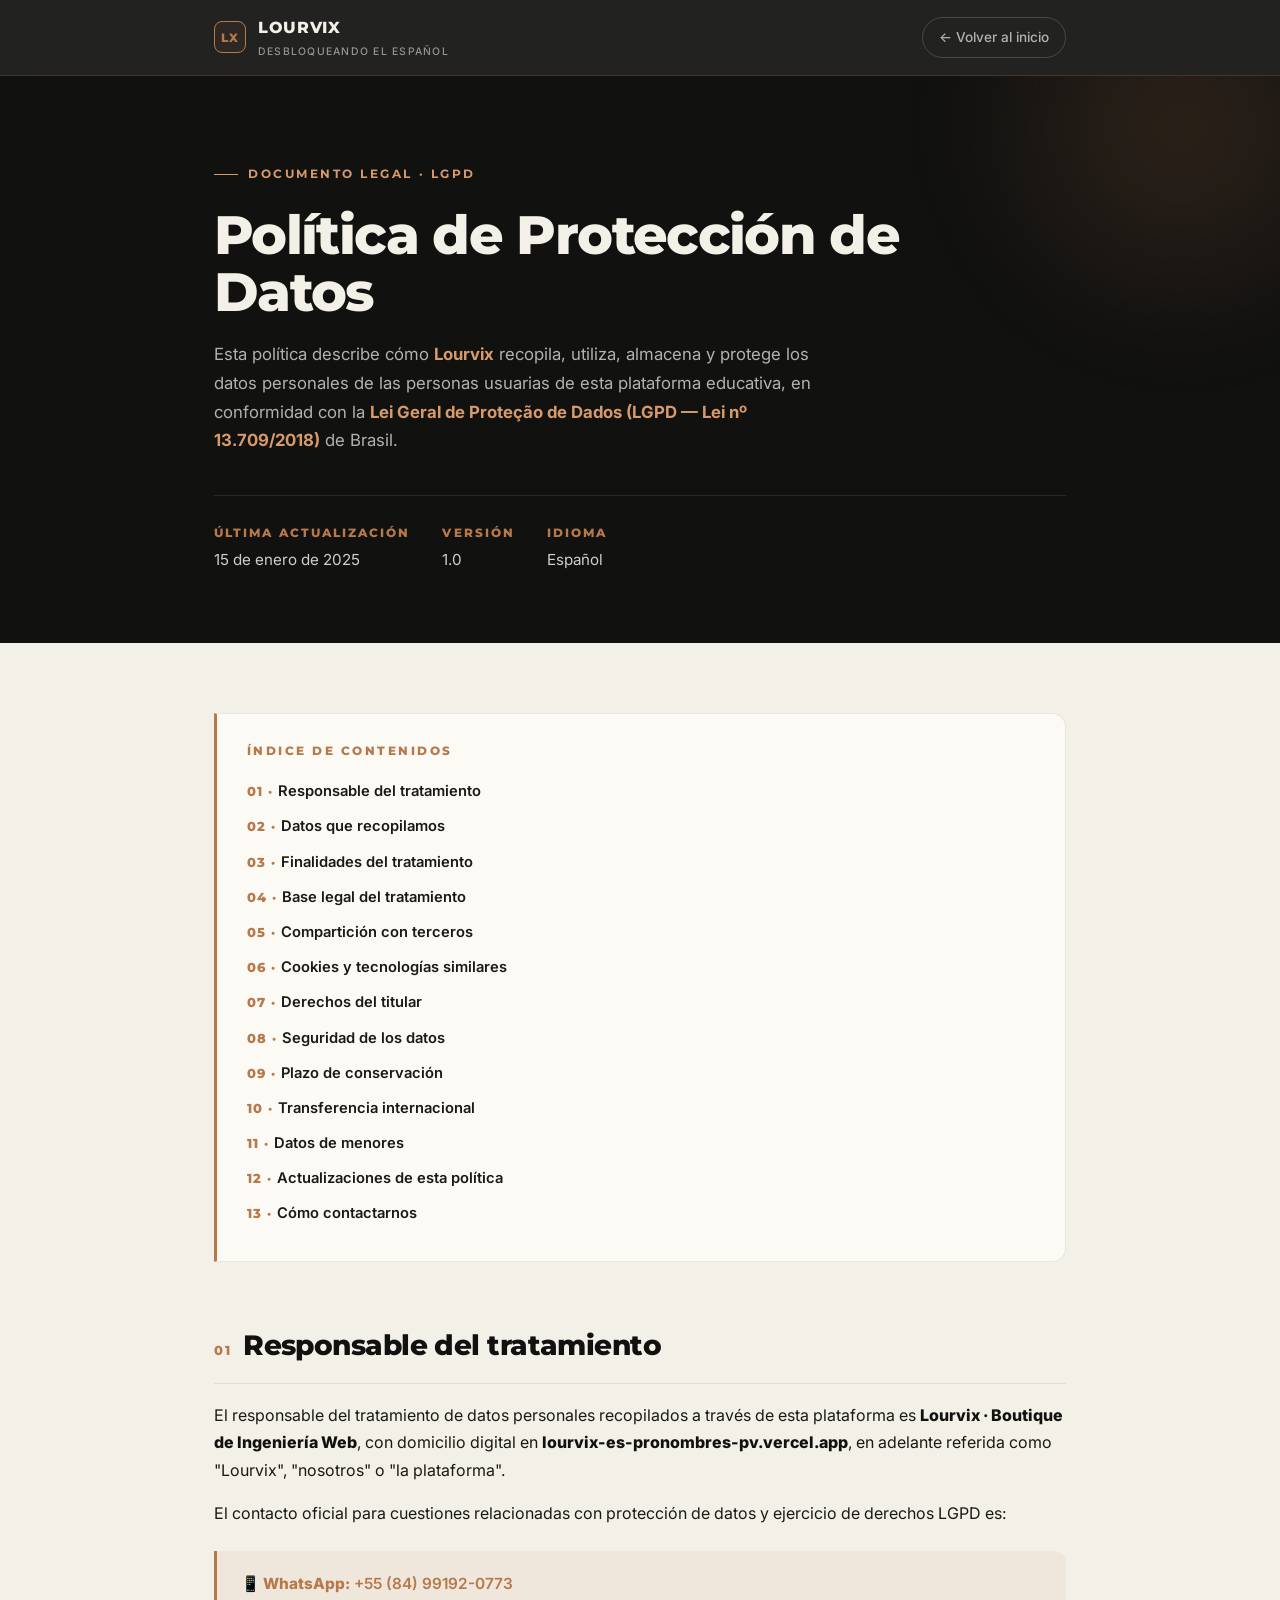
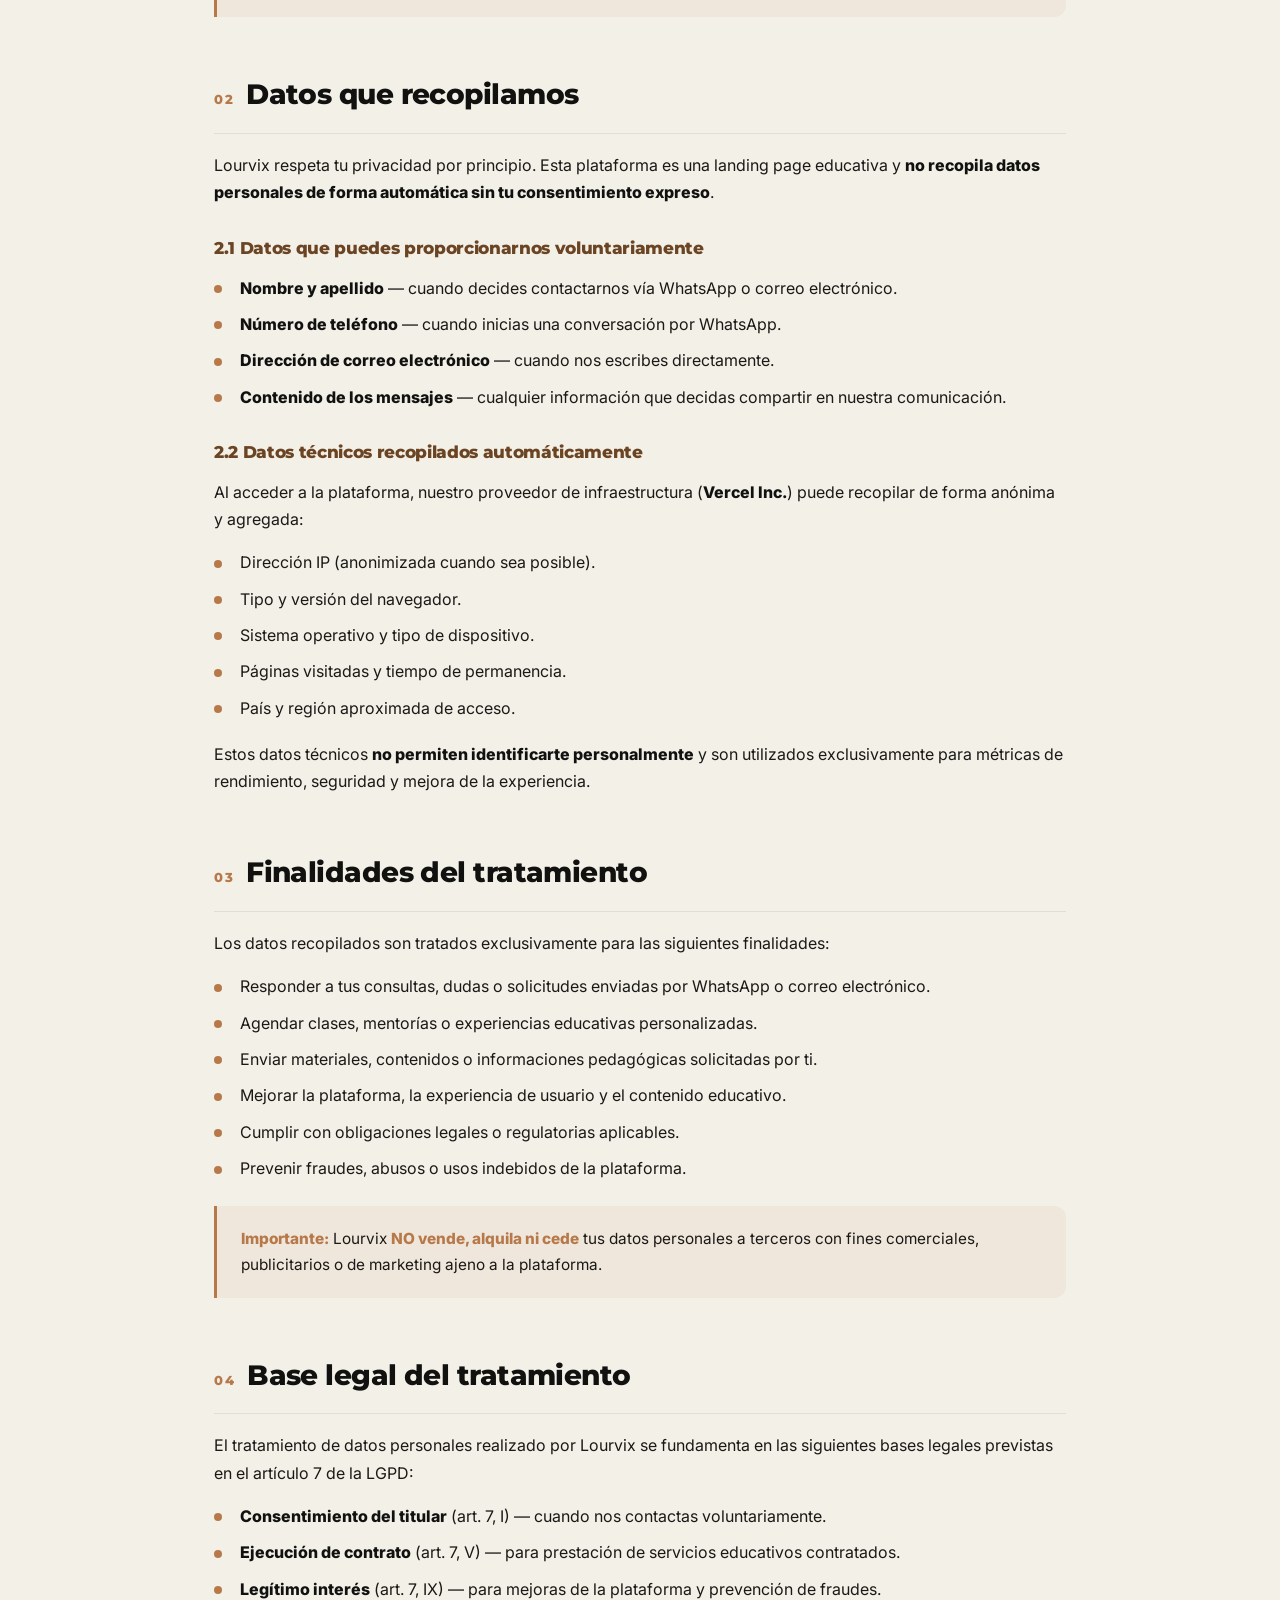
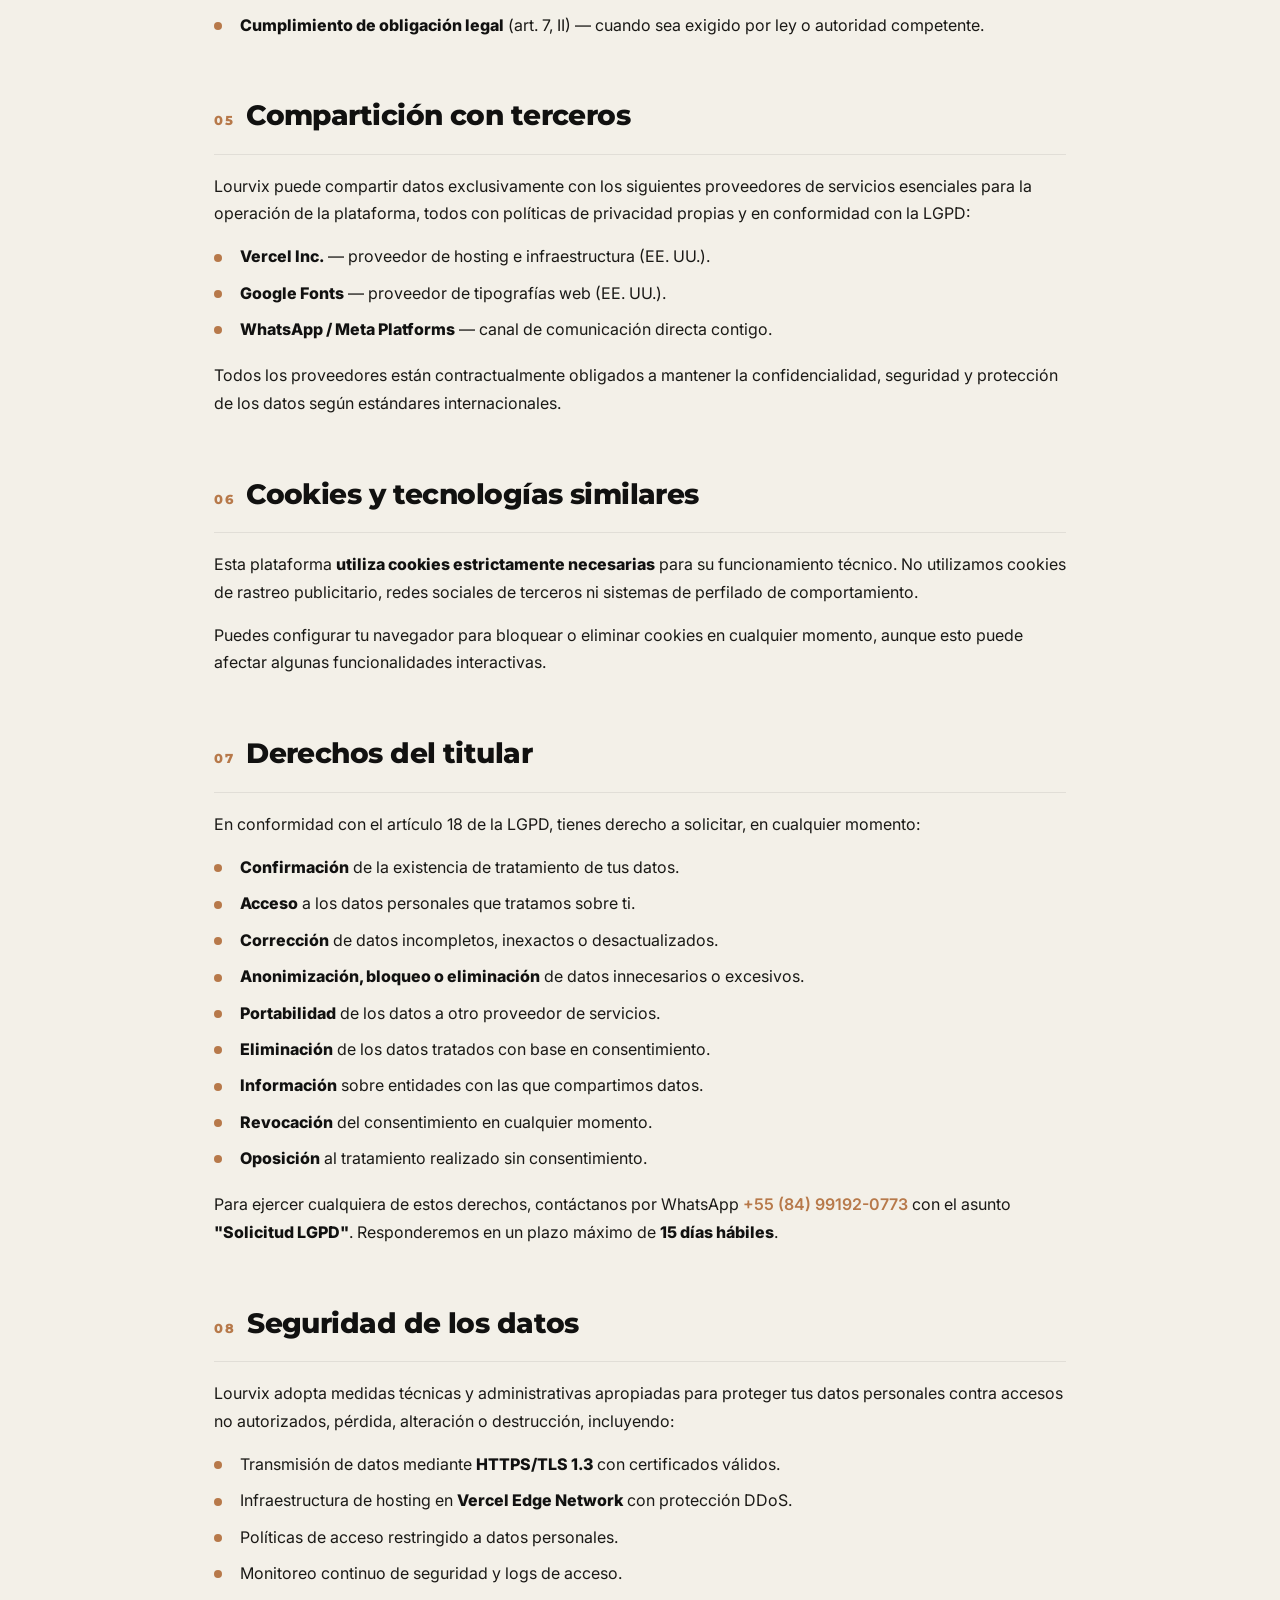
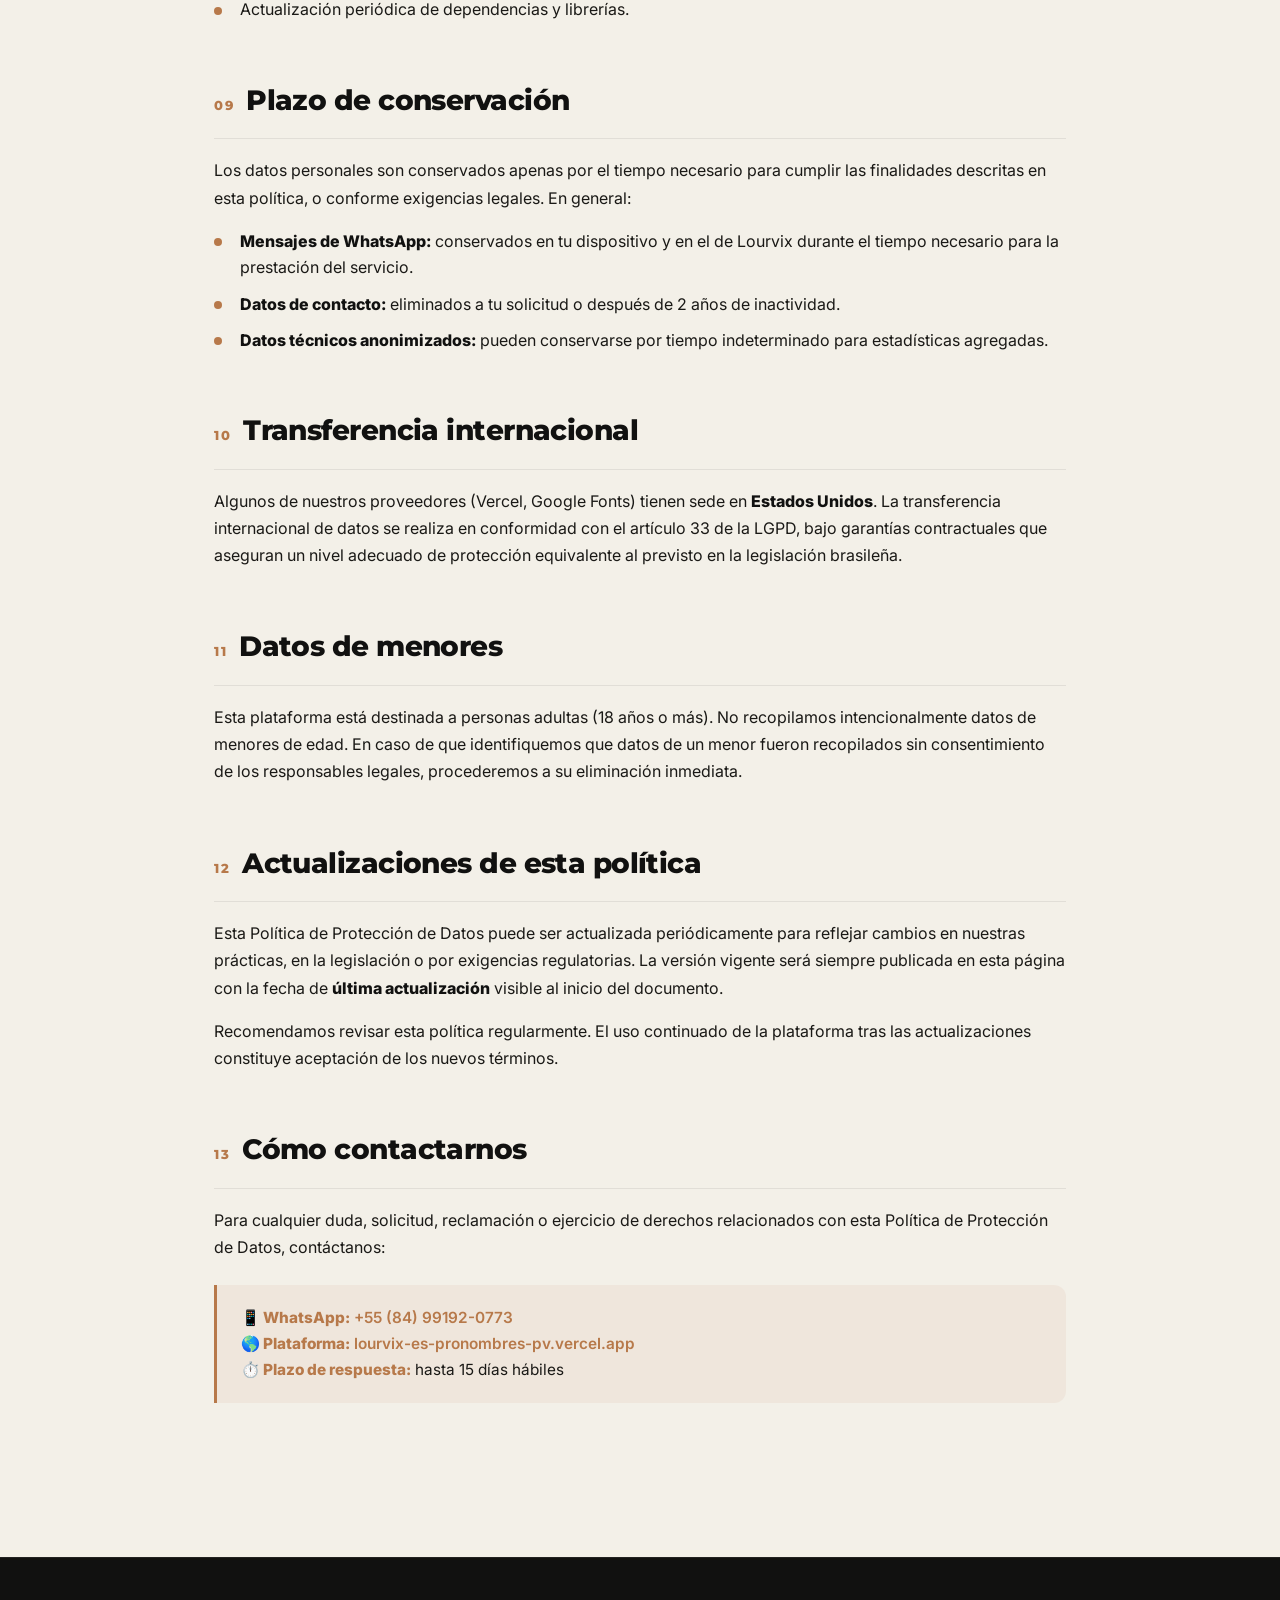
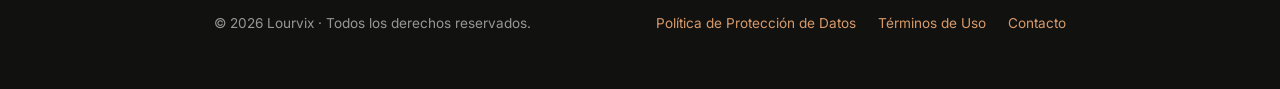
<file: legal/politica-privacidade.html>
<!DOCTYPE html>
<html lang="es">
<head>
<meta charset="UTF-8" />
<meta name="viewport" content="width=device-width, initial-scale=1.0" />

<title>Política de Protección de Datos (LGPD) · Lourvix</title>
<meta name="description" content="Política de Protección de Datos de Lourvix conforme a la Lei Geral de Proteção de Dados (LGPD — Lei 13.709/2018)." />
<meta name="robots" content="index, follow" />
<meta name="theme-color" content="#111110" />
<link rel="canonical" href="https://lourvix-es-pronombres-pv.vercel.app/politica-privacidade.html" />

<meta property="og:type" content="article" />
<meta property="og:locale" content="es_ES" />
<meta property="og:title" content="Política de Protección de Datos (LGPD) · Lourvix" />
<meta property="og:description" content="Cómo Lourvix recopila, usa y protege tus datos personales conforme a la LGPD." />
<meta property="og:url" content="https://lourvix-es-pronombres-pv.vercel.app/politica-privacidade.html" />
<meta property="og:site_name" content="Lourvix · Español en Acción" />

<link rel="icon" href="/icon-192.avif" type="image/avif" />
<link rel="icon" href="/icon-192.png" type="image/png" />
<link rel="apple-touch-icon" href="/icon-192.png" />
<link rel="manifest" href="/site.webmanifest" />

<link rel="preconnect" href="https://fonts.googleapis.com" />
<link rel="preconnect" href="https://fonts.gstatic.com" crossorigin />
<link href="https://fonts.googleapis.com/css2?family=Inter:wght@400;500;600;700&family=Montserrat:wght@600;700;800;900&display=swap" rel="stylesheet" />

<style>
:root {
  --copper:      #B7794A;
  --copper-hi:   #D89A6A;
  --obsidian:    #111110;
  --obsidian-2:  #1C1B18;
  --olive:       #4C5146;
  --ivory:       #F3F0E8;
  --ivory-2:     #E8E4D8;
  --stone:       #A69C6C;
  --bronze:      #6B4423;
  --line-2:      rgba(17, 17, 16, .08);
  --text:        #1A1916;
  --text-mute:   #5B584F;
  --text-ivory:  #F3F0E8;
  --ff-display:  'Montserrat', system-ui, sans-serif;
  --ff-text:     'Inter', system-ui, sans-serif;
  --max:         900px;
}
*, *::before, *::after { box-sizing: border-box; }
html { scroll-behavior: smooth; -webkit-text-size-adjust: 100%; }
body {
  margin: 0;
  font-family: var(--ff-text);
  font-size: 16px;
  line-height: 1.7;
  color: var(--text);
  background: var(--ivory);
  -webkit-font-smoothing: antialiased;
}
a { color: var(--copper); text-decoration: none; transition: color .2s ease; }
a:hover { color: var(--copper-hi); text-decoration: underline; }
h1, h2, h3, h4 { font-family: var(--ff-display); font-weight: 800; letter-spacing: -.02em; margin: 0; }

.container {
  width: 100%;
  max-width: var(--max);
  margin-inline: auto;
  padding-inline: 24px;
}

.topbar {
  position: sticky;
  top: 0;
  z-index: 100;
  background: rgba(17, 17, 16, .92);
  backdrop-filter: blur(14px);
  -webkit-backdrop-filter: blur(14px);
  border-bottom: 1px solid rgba(183, 121, 74, .22);
  padding: 14px 0;
}
.topbar-inner {
  display: flex;
  align-items: center;
  justify-content: space-between;
  gap: 16px;
}
.brand {
  display: flex;
  align-items: center;
  gap: 12px;
  color: var(--text-ivory);
  font-family: var(--ff-display);
  font-weight: 800;
  letter-spacing: .04em;
  font-size: 1rem;
}
.brand-mark {
  width: 32px; height: 32px;
  display: grid; place-items: center;
  border: 1.5px solid var(--copper);
  border-radius: 8px;
  color: var(--copper);
  font-weight: 800;
  font-size: .78rem;
  background: rgba(183, 121, 74, .08);
}
.brand-txt small {
  display: block;
  font-family: var(--ff-text);
  font-weight: 500;
  font-size: .65rem;
  letter-spacing: .12em;
  text-transform: uppercase;
  color: rgba(243, 240, 232, .55);
  margin-top: 2px;
}
.back-link {
  color: rgba(243, 240, 232, .7);
  font-size: .85rem;
  font-weight: 500;
  padding: 8px 16px;
  border-radius: 999px;
  border: 1px solid rgba(243, 240, 232, .18);
  transition: all .2s ease;
}
.back-link:hover {
  color: var(--text-ivory);
  background: rgba(243, 240, 232, .06);
  border-color: rgba(243, 240, 232, .35);
  text-decoration: none;
}

.doc-hero {
  background: var(--obsidian);
  color: var(--text-ivory);
  padding: 80px 0 70px;
  position: relative;
  overflow: hidden;
}
.doc-hero::before {
  content: "";
  position: absolute;
  width: 500px; height: 500px;
  border-radius: 50%;
  background: radial-gradient(circle, rgba(183, 121, 74, .18), transparent 65%);
  filter: blur(40px);
  top: -200px; right: -150px;
  pointer-events: none;
}
.doc-hero-inner { position: relative; z-index: 2; }
.eyebrow {
  display: inline-flex;
  align-items: center;
  gap: 10px;
  font-family: var(--ff-display);
  font-size: .72rem;
  font-weight: 700;
  letter-spacing: .22em;
  text-transform: uppercase;
  color: var(--copper-hi);
  margin-bottom: 22px;
}
.eyebrow::before {
  content: "";
  width: 24px; height: 1px;
  background: var(--copper-hi);
}
.doc-hero h1 {
  font-size: clamp(2rem, 5vw, 3.4rem);
  line-height: 1.05;
  letter-spacing: -.03em;
  margin-bottom: 20px;
}
.doc-hero p {
  font-size: 1.05rem;
  color: rgba(243, 240, 232, .72);
  max-width: 620px;
  margin: 0;
}
.doc-meta {
  display: flex;
  flex-wrap: wrap;
  gap: 32px;
  margin-top: 40px;
  padding-top: 28px;
  border-top: 1px solid rgba(243, 240, 232, .1);
}
.doc-meta-item {
  display: flex;
  flex-direction: column;
  gap: 4px;
}
.doc-meta-item strong {
  font-family: var(--ff-display);
  font-size: .72rem;
  font-weight: 800;
  letter-spacing: .18em;
  text-transform: uppercase;
  color: var(--copper);
}
.doc-meta-item span {
  font-size: .95rem;
  color: rgba(243, 240, 232, .85);
}

.doc-content {
  padding: 70px 0 100px;
}
.doc-toc {
  background: #FBFAF5;
  border: 1px solid var(--line-2);
  border-left: 3px solid var(--copper);
  border-radius: 0 14px 14px 0;
  padding: 26px 30px;
  margin-bottom: 60px;
}
.doc-toc h3 {
  font-size: .78rem;
  letter-spacing: .2em;
  text-transform: uppercase;
  color: var(--copper);
  margin-bottom: 16px;
  font-weight: 800;
}
.doc-toc ol {
  list-style: none;
  padding: 0;
  margin: 0;
  counter-reset: toc;
}
.doc-toc li {
  counter-increment: toc;
  margin-bottom: 8px;
}
.doc-toc li::before {
  content: counter(toc, decimal-leading-zero) " · ";
  font-family: var(--ff-display);
  font-weight: 800;
  color: var(--copper);
  font-size: .82rem;
  letter-spacing: .08em;
}
.doc-toc a {
  font-weight: 600;
  font-size: .92rem;
  color: var(--text);
}
.doc-toc a:hover { color: var(--copper); }

.doc-section {
  margin-bottom: 54px;
  scroll-margin-top: 90px;
}
.doc-section h2 {
  font-size: clamp(1.35rem, 3vw, 1.75rem);
  color: var(--obsidian);
  margin-bottom: 18px;
  padding-bottom: 14px;
  border-bottom: 1px solid var(--line-2);
  display: flex;
  align-items: baseline;
  gap: 12px;
}
.doc-section h2 .num {
  font-family: var(--ff-display);
  font-size: .82rem;
  font-weight: 800;
  color: var(--copper);
  letter-spacing: .12em;
  flex-shrink: 0;
}
.doc-section h3 {
  font-size: 1.05rem;
  color: var(--bronze);
  margin: 28px 0 12px;
  font-weight: 800;
}
.doc-section p {
  margin: 0 0 16px;
  color: var(--text);
}
.doc-section ul {
  padding-left: 0;
  list-style: none;
  margin: 0 0 20px;
}
.doc-section ul li {
  position: relative;
  padding-left: 26px;
  margin-bottom: 10px;
  color: var(--text);
  line-height: 1.65;
}
.doc-section ul li::before {
  content: "";
  position: absolute;
  left: 0;
  top: .65em;
  width: 8px;
  height: 8px;
  border-radius: 50%;
  background: var(--copper);
}
.doc-section strong { font-weight: 800; color: var(--obsidian); }
.doc-section a { font-weight: 600; }

.highlight-box {
  background: rgba(183, 121, 74, .08);
  border-left: 3px solid var(--copper);
  border-radius: 0 12px 12px 0;
  padding: 20px 24px;
  margin: 24px 0;
  font-size: .96rem;
  color: var(--text);
}
.highlight-box strong { color: var(--copper); }

.doc-footer {
  background: var(--obsidian);
  color: rgba(243, 240, 232, .6);
  padding: 40px 0;
  border-top: 1px solid rgba(243, 240, 232, .08);
}
.doc-footer-inner {
  display: flex;
  flex-wrap: wrap;
  gap: 18px;
  justify-content: space-between;
  align-items: center;
  font-size: .85rem;
}
.doc-footer a {
  color: var(--copper-hi);
}
.doc-footer a:hover { color: var(--copper); text-decoration: none; }
.doc-footer nav { display: flex; gap: 22px; flex-wrap: wrap; }

@media (max-width: 620px) {
  .doc-hero { padding: 60px 0 50px; }
  .doc-content { padding: 50px 0 70px; }
  .doc-meta { gap: 22px; }
  .doc-toc { padding: 20px 22px; }
  .doc-footer-inner { flex-direction: column; align-items: flex-start; }
}
</style>
</head>

<body>

<header class="topbar">
  <div class="container topbar-inner">
    <a href="/" class="brand" aria-label="Lourvix — inicio">
      <span class="brand-mark">LX</span>
      <span class="brand-txt">
        LOURVIX
        <small>Desbloqueando el Español</small>
      </span>
    </a>
    <a href="/" class="back-link">← Volver al inicio</a>
  </div>
</header>

<main>

  <section class="doc-hero">
    <div class="container doc-hero-inner">
      <span class="eyebrow">Documento legal · LGPD</span>
      <h1>Política de Protección de Datos</h1>
      <p>
        Esta política describe cómo <strong style="color: var(--copper-hi);">Lourvix</strong> recopila,
        utiliza, almacena y protege los datos personales de las personas usuarias de esta plataforma
        educativa, en conformidad con la <strong style="color: var(--copper-hi);">Lei Geral de Proteção
        de Dados (LGPD — Lei nº 13.709/2018)</strong> de Brasil.
      </p>

      <div class="doc-meta">
        <div class="doc-meta-item">
          <strong>Última actualización</strong>
          <span>15 de enero de 2025</span>
        </div>
        <div class="doc-meta-item">
          <strong>Versión</strong>
          <span>1.0</span>
        </div>
        <div class="doc-meta-item">
          <strong>Idioma</strong>
          <span>Español</span>
        </div>
      </div>
    </div>
  </section>

  <section class="doc-content">
    <div class="container">

      <nav class="doc-toc" aria-label="Índice">
        <h3>Índice de contenidos</h3>
        <ol>
          <li><a href="#responsable">Responsable del tratamiento</a></li>
          <li><a href="#datos">Datos que recopilamos</a></li>
          <li><a href="#finalidades">Finalidades del tratamiento</a></li>
          <li><a href="#base-legal">Base legal del tratamiento</a></li>
          <li><a href="#comparticion">Compartición con terceros</a></li>
          <li><a href="#cookies">Cookies y tecnologías similares</a></li>
          <li><a href="#derechos">Derechos del titular</a></li>
          <li><a href="#seguridad">Seguridad de los datos</a></li>
          <li><a href="#retencion">Plazo de conservación</a></li>
          <li><a href="#internacional">Transferencia internacional</a></li>
          <li><a href="#menores">Datos de menores</a></li>
          <li><a href="#actualizaciones">Actualizaciones de esta política</a></li>
          <li><a href="#contacto">Cómo contactarnos</a></li>
        </ol>
      </nav>

      <section class="doc-section" id="responsable">
        <h2><span class="num">01</span> Responsable del tratamiento</h2>
        <p>
          El responsable del tratamiento de datos personales recopilados a través de esta
          plataforma es <strong>Lourvix · Boutique de Ingeniería Web</strong>, con domicilio
          digital en <strong>lourvix-es-pronombres-pv.vercel.app</strong>, en adelante
          referida como "Lourvix", "nosotros" o "la plataforma".
        </p>
        <p>
          El contacto oficial para cuestiones relacionadas con protección de datos y ejercicio
          de derechos LGPD es:
        </p>
        <div class="highlight-box">
          <strong>📱 WhatsApp:</strong> <a href="https://wa.me/5584991920773" target="_blank" rel="noopener">+55 (84) 99192-0773</a>
        </div>
      </section>

      <section class="doc-section" id="datos">
        <h2><span class="num">02</span> Datos que recopilamos</h2>
        <p>
          Lourvix respeta tu privacidad por principio. Esta plataforma es una landing page
          educativa y <strong>no recopila datos personales de forma automática sin tu consentimiento expreso</strong>.
        </p>

        <h3>2.1 Datos que puedes proporcionarnos voluntariamente</h3>
        <ul>
          <li><strong>Nombre y apellido</strong> — cuando decides contactarnos vía WhatsApp o correo electrónico.</li>
          <li><strong>Número de teléfono</strong> — cuando inicias una conversación por WhatsApp.</li>
          <li><strong>Dirección de correo electrónico</strong> — cuando nos escribes directamente.</li>
          <li><strong>Contenido de los mensajes</strong> — cualquier información que decidas compartir en nuestra comunicación.</li>
        </ul>

        <h3>2.2 Datos técnicos recopilados automáticamente</h3>
        <p>
          Al acceder a la plataforma, nuestro proveedor de infraestructura
          (<strong>Vercel Inc.</strong>) puede recopilar de forma anónima y agregada:
        </p>
        <ul>
          <li>Dirección IP (anonimizada cuando sea posible).</li>
          <li>Tipo y versión del navegador.</li>
          <li>Sistema operativo y tipo de dispositivo.</li>
          <li>Páginas visitadas y tiempo de permanencia.</li>
          <li>País y región aproximada de acceso.</li>
        </ul>
        <p>
          Estos datos técnicos <strong>no permiten identificarte personalmente</strong> y son
          utilizados exclusivamente para métricas de rendimiento, seguridad y mejora de la experiencia.
        </p>
      </section>

      <section class="doc-section" id="finalidades">
        <h2><span class="num">03</span> Finalidades del tratamiento</h2>
        <p>Los datos recopilados son tratados exclusivamente para las siguientes finalidades:</p>
        <ul>
          <li>Responder a tus consultas, dudas o solicitudes enviadas por WhatsApp o correo electrónico.</li>
          <li>Agendar clases, mentorías o experiencias educativas personalizadas.</li>
          <li>Enviar materiales, contenidos o informaciones pedagógicas solicitadas por ti.</li>
          <li>Mejorar la plataforma, la experiencia de usuario y el contenido educativo.</li>
          <li>Cumplir con obligaciones legales o regulatorias aplicables.</li>
          <li>Prevenir fraudes, abusos o usos indebidos de la plataforma.</li>
        </ul>
        <div class="highlight-box">
          <strong>Importante:</strong> Lourvix <strong>NO vende, alquila ni cede</strong> tus datos
          personales a terceros con fines comerciales, publicitarios o de marketing ajeno a la plataforma.
        </div>
      </section>

      <section class="doc-section" id="base-legal">
        <h2><span class="num">04</span> Base legal del tratamiento</h2>
        <p>
          El tratamiento de datos personales realizado por Lourvix se fundamenta en las siguientes
          bases legales previstas en el artículo 7 de la LGPD:
        </p>
        <ul>
          <li><strong>Consentimiento del titular</strong> (art. 7, I) — cuando nos contactas voluntariamente.</li>
          <li><strong>Ejecución de contrato</strong> (art. 7, V) — para prestación de servicios educativos contratados.</li>
          <li><strong>Legítimo interés</strong> (art. 7, IX) — para mejoras de la plataforma y prevención de fraudes.</li>
          <li><strong>Cumplimiento de obligación legal</strong> (art. 7, II) — cuando sea exigido por ley o autoridad competente.</li>
        </ul>
      </section>

      <section class="doc-section" id="comparticion">
        <h2><span class="num">05</span> Compartición con terceros</h2>
        <p>
          Lourvix puede compartir datos exclusivamente con los siguientes proveedores de servicios
          esenciales para la operación de la plataforma, todos con políticas de privacidad propias
          y en conformidad con la LGPD:
        </p>
        <ul>
          <li><strong>Vercel Inc.</strong> — proveedor de hosting e infraestructura (EE. UU.).</li>
          <li><strong>Google Fonts</strong> — proveedor de tipografías web (EE. UU.).</li>
          <li><strong>WhatsApp / Meta Platforms</strong> — canal de comunicación directa contigo.</li>
        </ul>
        <p>
          Todos los proveedores están contractualmente obligados a mantener la confidencialidad,
          seguridad y protección de los datos según estándares internacionales.
        </p>
      </section>

      <section class="doc-section" id="cookies">
        <h2><span class="num">06</span> Cookies y tecnologías similares</h2>
        <p>
          Esta plataforma <strong>utiliza cookies estrictamente necesarias</strong> para su
          funcionamiento técnico. No utilizamos cookies de rastreo publicitario, redes sociales
          de terceros ni sistemas de perfilado de comportamiento.
        </p>
        <p>
          Puedes configurar tu navegador para bloquear o eliminar cookies en cualquier momento,
          aunque esto puede afectar algunas funcionalidades interactivas.
        </p>
      </section>

      <section class="doc-section" id="derechos">
        <h2><span class="num">07</span> Derechos del titular</h2>
        <p>
          En conformidad con el artículo 18 de la LGPD, tienes derecho a solicitar, en cualquier momento:
        </p>
        <ul>
          <li><strong>Confirmación</strong> de la existencia de tratamiento de tus datos.</li>
          <li><strong>Acceso</strong> a los datos personales que tratamos sobre ti.</li>
          <li><strong>Corrección</strong> de datos incompletos, inexactos o desactualizados.</li>
          <li><strong>Anonimización, bloqueo o eliminación</strong> de datos innecesarios o excesivos.</li>
          <li><strong>Portabilidad</strong> de los datos a otro proveedor de servicios.</li>
          <li><strong>Eliminación</strong> de los datos tratados con base en consentimiento.</li>
          <li><strong>Información</strong> sobre entidades con las que compartimos datos.</li>
          <li><strong>Revocación</strong> del consentimiento en cualquier momento.</li>
          <li><strong>Oposición</strong> al tratamiento realizado sin consentimiento.</li>
        </ul>
        <p>
          Para ejercer cualquiera de estos derechos, contáctanos por WhatsApp
          <a href="https://wa.me/5584991920773" target="_blank" rel="noopener">+55 (84) 99192-0773</a>
          con el asunto <strong>"Solicitud LGPD"</strong>. Responderemos en un plazo máximo de
          <strong>15 días hábiles</strong>.
        </p>
      </section>

      <section class="doc-section" id="seguridad">
        <h2><span class="num">08</span> Seguridad de los datos</h2>
        <p>
          Lourvix adopta medidas técnicas y administrativas apropiadas para proteger tus datos
          personales contra accesos no autorizados, pérdida, alteración o destrucción, incluyendo:
        </p>
        <ul>
          <li>Transmisión de datos mediante <strong>HTTPS/TLS 1.3</strong> con certificados válidos.</li>
          <li>Infraestructura de hosting en <strong>Vercel Edge Network</strong> con protección DDoS.</li>
          <li>Políticas de acceso restringido a datos personales.</li>
          <li>Monitoreo continuo de seguridad y logs de acceso.</li>
          <li>Actualización periódica de dependencias y librerías.</li>
        </ul>
      </section>

      <section class="doc-section" id="retencion">
        <h2><span class="num">09</span> Plazo de conservación</h2>
        <p>
          Los datos personales son conservados apenas por el tiempo necesario para cumplir las
          finalidades descritas en esta política, o conforme exigencias legales. En general:
        </p>
        <ul>
          <li><strong>Mensajes de WhatsApp:</strong> conservados en tu dispositivo y en el de Lourvix durante el tiempo necesario para la prestación del servicio.</li>
          <li><strong>Datos de contacto:</strong> eliminados a tu solicitud o después de 2 años de inactividad.</li>
          <li><strong>Datos técnicos anonimizados:</strong> pueden conservarse por tiempo indeterminado para estadísticas agregadas.</li>
        </ul>
      </section>

      <section class="doc-section" id="internacional">
        <h2><span class="num">10</span> Transferencia internacional</h2>
        <p>
          Algunos de nuestros proveedores (Vercel, Google Fonts) tienen sede en
          <strong>Estados Unidos</strong>. La transferencia internacional de datos se realiza
          en conformidad con el artículo 33 de la LGPD, bajo garantías contractuales que aseguran
          un nivel adecuado de protección equivalente al previsto en la legislación brasileña.
        </p>
      </section>

      <section class="doc-section" id="menores">
        <h2><span class="num">11</span> Datos de menores</h2>
        <p>
          Esta plataforma está destinada a personas adultas (18 años o más). No recopilamos
          intencionalmente datos de menores de edad. En caso de que identifiquemos que datos de
          un menor fueron recopilados sin consentimiento de los responsables legales, procederemos
          a su eliminación inmediata.
        </p>
      </section>

      <section class="doc-section" id="actualizaciones">
        <h2><span class="num">12</span> Actualizaciones de esta política</h2>
        <p>
          Esta Política de Protección de Datos puede ser actualizada periódicamente para reflejar
          cambios en nuestras prácticas, en la legislación o por exigencias regulatorias.
          La versión vigente será siempre publicada en esta página con la fecha de
          <strong>última actualización</strong> visible al inicio del documento.
        </p>
        <p>
          Recomendamos revisar esta política regularmente. El uso continuado de la plataforma
          tras las actualizaciones constituye aceptación de los nuevos términos.
        </p>
      </section>

      <section class="doc-section" id="contacto">
        <h2><span class="num">13</span> Cómo contactarnos</h2>
        <p>
          Para cualquier duda, solicitud, reclamación o ejercicio de derechos relacionados con
          esta Política de Protección de Datos, contáctanos:
        </p>
        <div class="highlight-box">
          <strong>📱 WhatsApp:</strong> <a href="https://wa.me/5584991920773" target="_blank" rel="noopener">+55 (84) 99192-0773</a><br>
          <strong>🌎 Plataforma:</strong> <a href="https://lourvix-es-pronombres-pv.vercel.app">lourvix-es-pronombres-pv.vercel.app</a><br>
          <strong>⏱️ Plazo de respuesta:</strong> hasta 15 días hábiles
        </div>
      </section>

    </div>
  </section>

</main>

<footer class="doc-footer">
  <div class="container doc-footer-inner">
    <p>© <span id="year"></span> Lourvix · Todos los derechos reservados.</p>
    <nav aria-label="Documentos legales">
      <a href="/politica-privacidade.html">Política de Protección de Datos</a>
      <a href="/termos-uso.html">Términos de Uso</a>
      <a href="https://wa.me/5584991920773" target="_blank" rel="noopener">Contacto</a>
    </nav>
  </div>
</footer>

<script>
  document.getElementById('year').textContent = new Date().getFullYear();
</script>

</body>
</html>
</file>
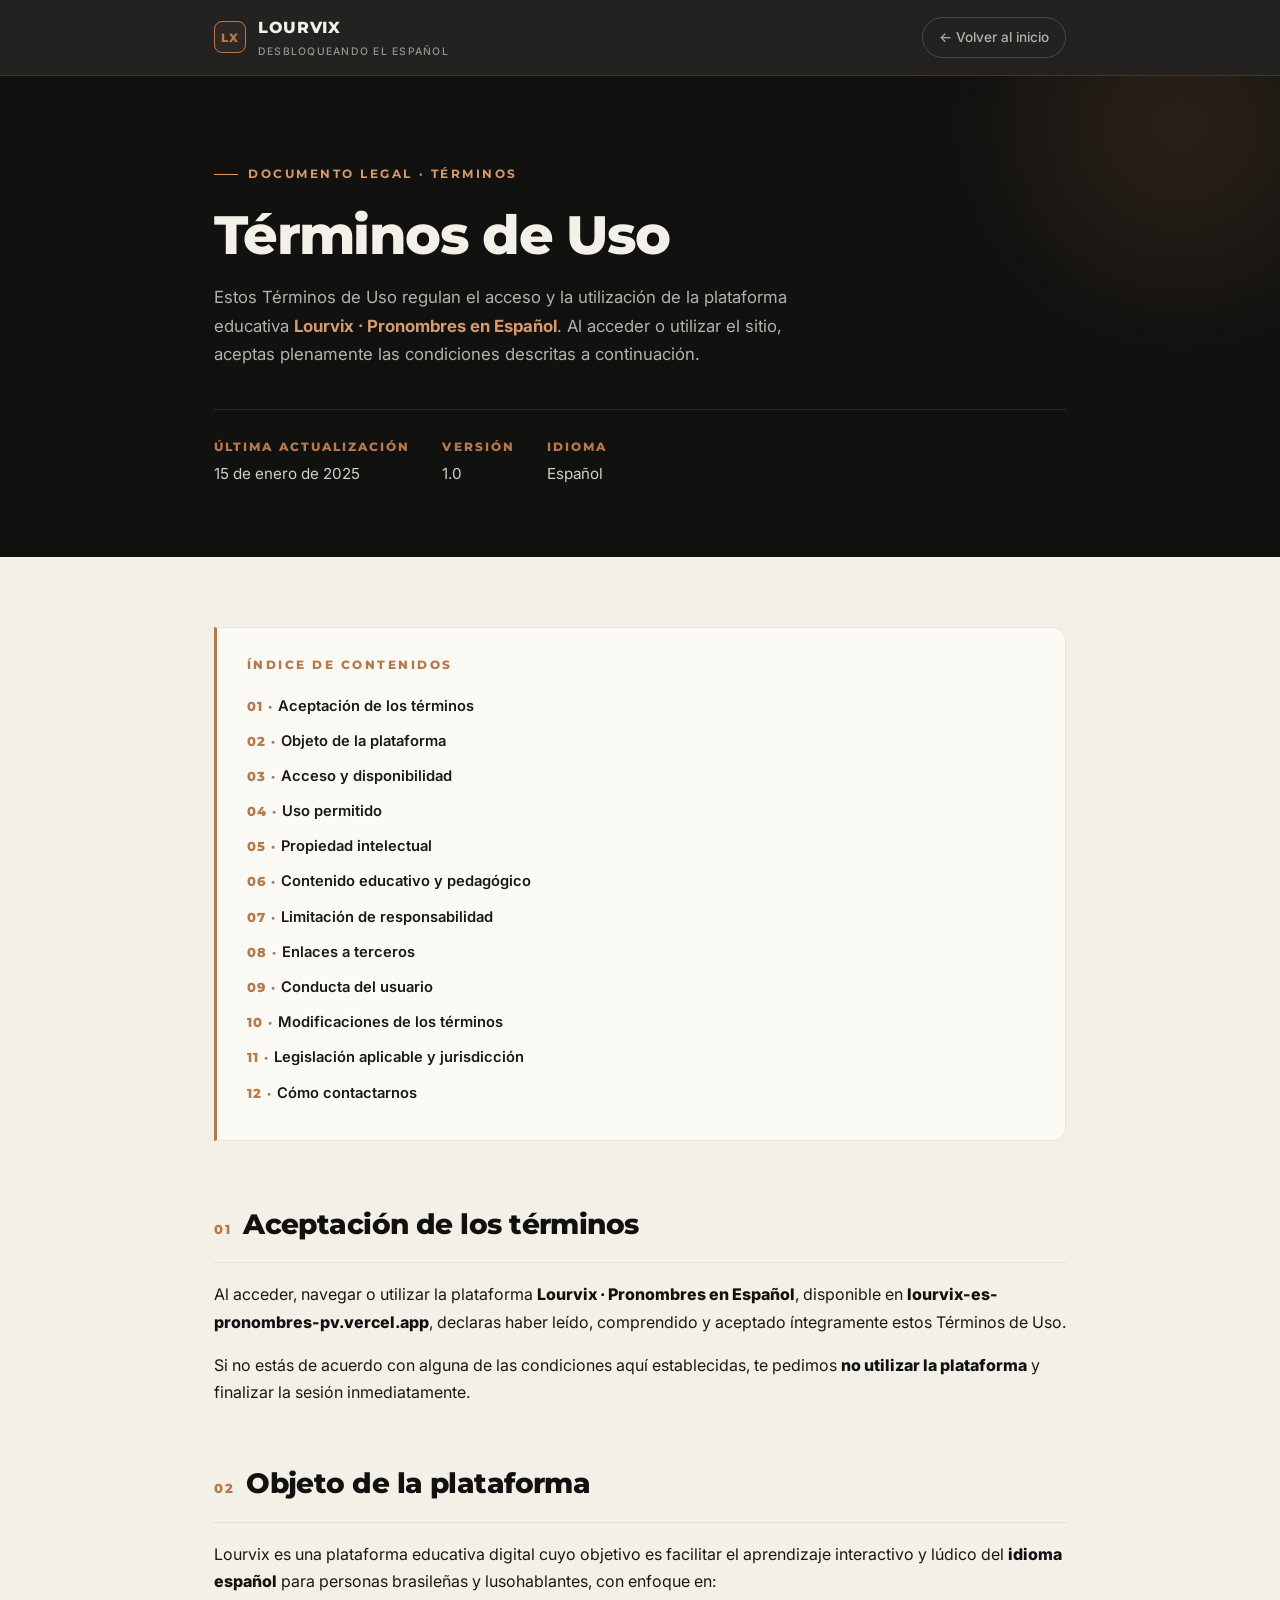
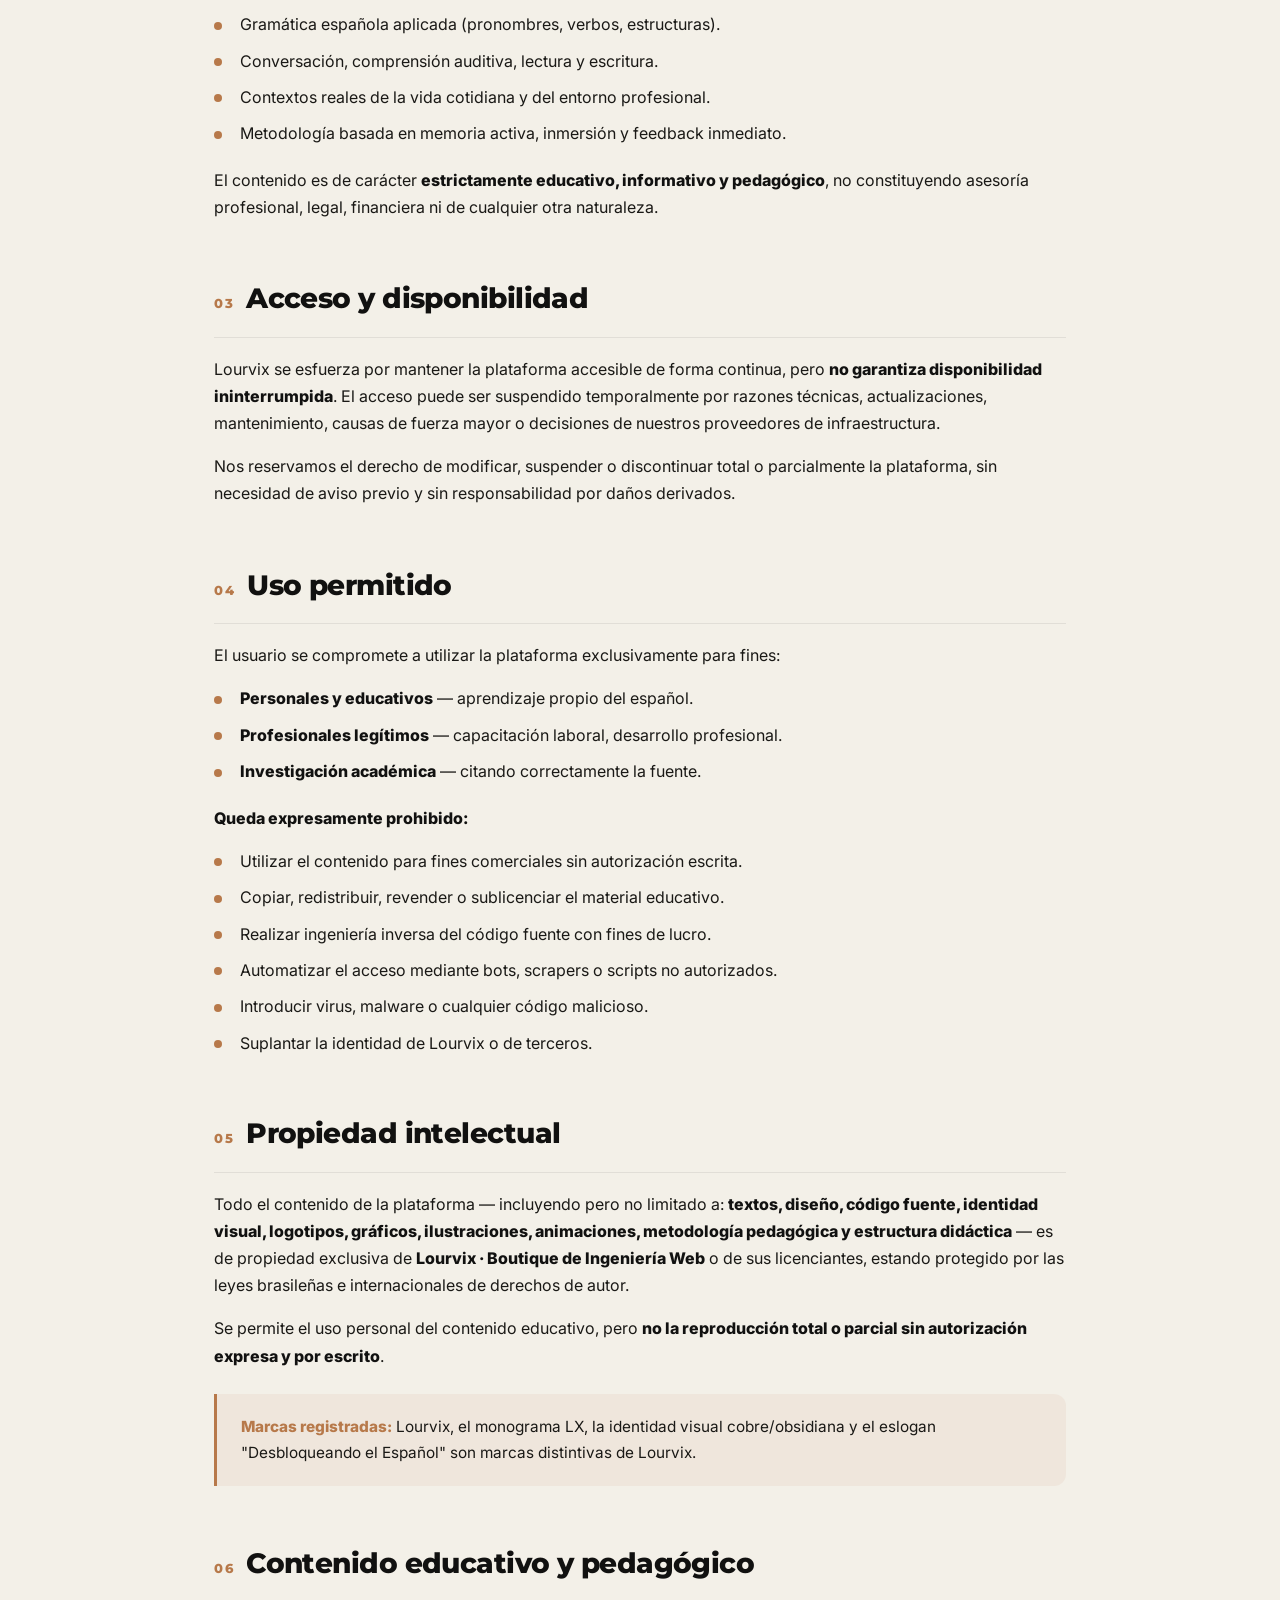
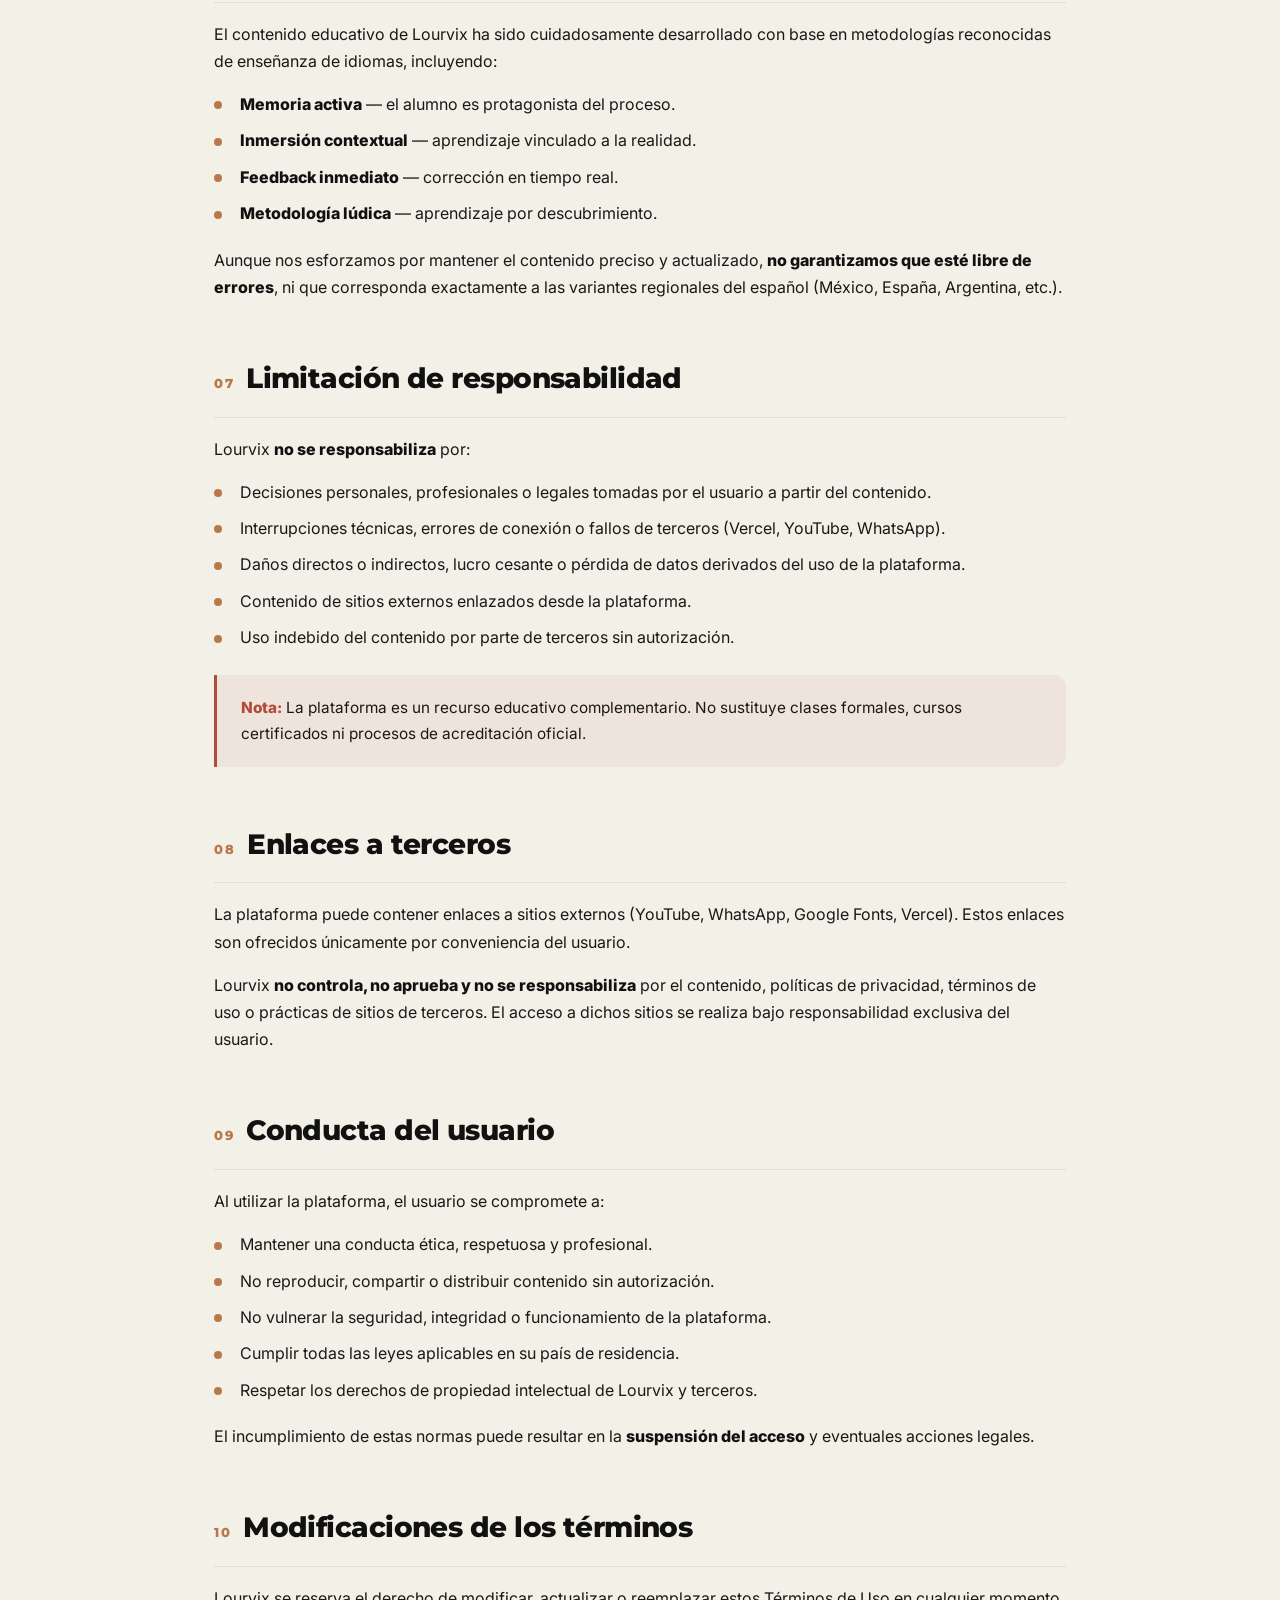
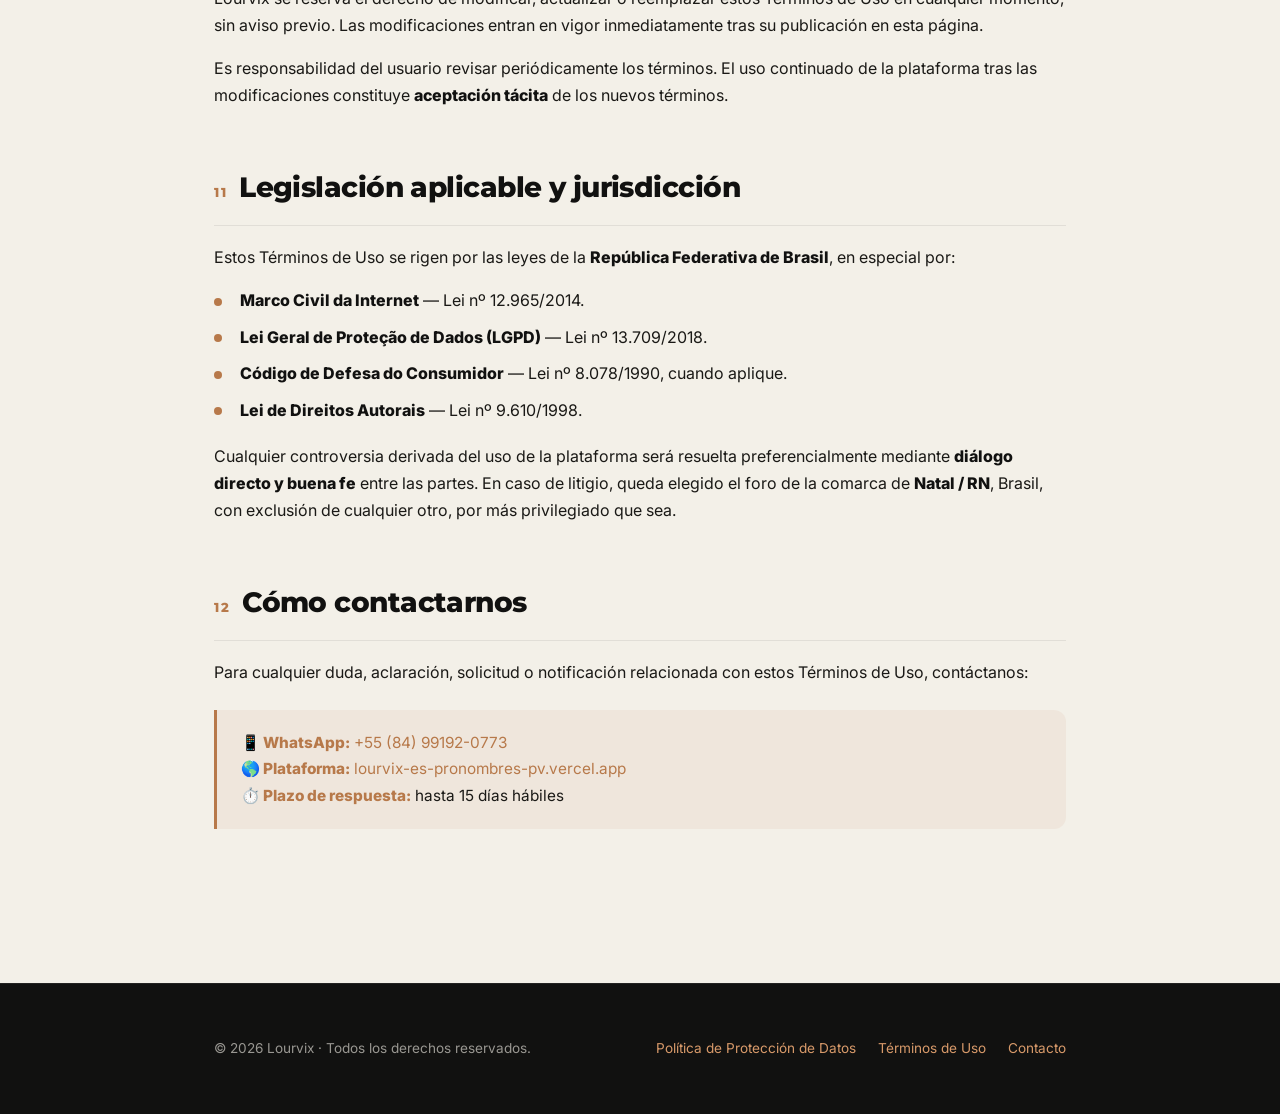
<file: legal/termos-uso.html>
<!DOCTYPE html>
<html lang="es">
<head>
<meta charset="UTF-8" />
<meta name="viewport" content="width=device-width, initial-scale=1.0" />

<title>Términos de Uso · Lourvix</title>
<meta name="description" content="Términos y condiciones de uso de la plataforma educativa Lourvix · Pronombres en Español." />
<meta name="robots" content="index, follow" />
<meta name="theme-color" content="#111110" />
<link rel="canonical" href="https://lourvix-es-pronombres-pv.vercel.app/termos-uso.html" />

<meta property="og:type" content="article" />
<meta property="og:locale" content="es_ES" />
<meta property="og:title" content="Términos de Uso · Lourvix" />
<meta property="og:description" content="Términos y condiciones de uso de la plataforma educativa Lourvix." />
<meta property="og:url" content="https://lourvix-es-pronombres-pv.vercel.app/termos-uso.html" />
<meta property="og:site_name" content="Lourvix · Español en Acción" />

<link rel="icon" href="/icon-192.avif" type="image/avif" />
<link rel="icon" href="/icon-192.png" type="image/png" />
<link rel="apple-touch-icon" href="/icon-192.png" />
<link rel="manifest" href="/site.webmanifest" />

<link rel="preconnect" href="https://fonts.googleapis.com" />
<link rel="preconnect" href="https://fonts.gstatic.com" crossorigin />
<link href="https://fonts.googleapis.com/css2?family=Inter:wght@400;500;600;700&family=Montserrat:wght@600;700;800;900&display=swap" rel="stylesheet" />

<style>
:root {
  --copper:      #B7794A;
  --copper-hi:   #D89A6A;
  --obsidian:    #111110;
  --obsidian-2:  #1C1B18;
  --olive:       #4C5146;
  --ivory:       #F3F0E8;
  --ivory-2:     #E8E4D8;
  --stone:       #A69C6C;
  --bronze:      #6B4423;
  --line-2:      rgba(17, 17, 16, .08);
  --text:        #1A1916;
  --text-mute:   #5B584F;
  --text-ivory:  #F3F0E8;
  --ff-display:  'Montserrat', system-ui, sans-serif;
  --ff-text:     'Inter', system-ui, sans-serif;
  --max:         900px;
}
*, *::before, *::after { box-sizing: border-box; }
html { scroll-behavior: smooth; -webkit-text-size-adjust: 100%; }
body {
  margin: 0;
  font-family: var(--ff-text);
  font-size: 16px;
  line-height: 1.7;
  color: var(--text);
  background: var(--ivory);
  -webkit-font-smoothing: antialiased;
}
a { color: var(--copper); text-decoration: none; transition: color .2s ease; }
a:hover { color: var(--copper-hi); text-decoration: underline; }
h1, h2, h3, h4 { font-family: var(--ff-display); font-weight: 800; letter-spacing: -.02em; margin: 0; }

.container {
  width: 100%;
  max-width: var(--max);
  margin-inline: auto;
  padding-inline: 24px;
}

.topbar {
  position: sticky;
  top: 0;
  z-index: 100;
  background: rgba(17, 17, 16, .92);
  backdrop-filter: blur(14px);
  -webkit-backdrop-filter: blur(14px);
  border-bottom: 1px solid rgba(183, 121, 74, .22);
  padding: 14px 0;
}
.topbar-inner {
  display: flex;
  align-items: center;
  justify-content: space-between;
  gap: 16px;
}
.brand {
  display: flex;
  align-items: center;
  gap: 12px;
  color: var(--text-ivory);
  font-family: var(--ff-display);
  font-weight: 800;
  letter-spacing: .04em;
  font-size: 1rem;
}
.brand-mark {
  width: 32px; height: 32px;
  display: grid; place-items: center;
  border: 1.5px solid var(--copper);
  border-radius: 8px;
  color: var(--copper);
  font-weight: 800;
  font-size: .78rem;
  background: rgba(183, 121, 74, .08);
}
.brand-txt small {
  display: block;
  font-family: var(--ff-text);
  font-weight: 500;
  font-size: .65rem;
  letter-spacing: .12em;
  text-transform: uppercase;
  color: rgba(243, 240, 232, .55);
  margin-top: 2px;
}
.back-link {
  color: rgba(243, 240, 232, .7);
  font-size: .85rem;
  font-weight: 500;
  padding: 8px 16px;
  border-radius: 999px;
  border: 1px solid rgba(243, 240, 232, .18);
  transition: all .2s ease;
}
.back-link:hover {
  color: var(--text-ivory);
  background: rgba(243, 240, 232, .06);
  border-color: rgba(243, 240, 232, .35);
  text-decoration: none;
}

.doc-hero {
  background: var(--obsidian);
  color: var(--text-ivory);
  padding: 80px 0 70px;
  position: relative;
  overflow: hidden;
}
.doc-hero::before {
  content: "";
  position: absolute;
  width: 500px; height: 500px;
  border-radius: 50%;
  background: radial-gradient(circle, rgba(183, 121, 74, .18), transparent 65%);
  filter: blur(40px);
  top: -200px; right: -150px;
  pointer-events: none;
}
.doc-hero-inner { position: relative; z-index: 2; }
.eyebrow {
  display: inline-flex;
  align-items: center;
  gap: 10px;
  font-family: var(--ff-display);
  font-size: .72rem;
  font-weight: 700;
  letter-spacing: .22em;
  text-transform: uppercase;
  color: var(--copper-hi);
  margin-bottom: 22px;
}
.eyebrow::before { content: ""; width: 24px; height: 1px; background: var(--copper-hi); }
.doc-hero h1 {
  font-size: clamp(2rem, 5vw, 3.4rem);
  line-height: 1.05;
  letter-spacing: -.03em;
  margin-bottom: 20px;
}
.doc-hero p {
  font-size: 1.05rem;
  color: rgba(243, 240, 232, .72);
  max-width: 620px;
  margin: 0;
}
.doc-meta {
  display: flex;
  flex-wrap: wrap;
  gap: 32px;
  margin-top: 40px;
  padding-top: 28px;
  border-top: 1px solid rgba(243, 240, 232, .1);
}
.doc-meta-item { display: flex; flex-direction: column; gap: 4px; }
.doc-meta-item strong {
  font-family: var(--ff-display);
  font-size: .72rem;
  font-weight: 800;
  letter-spacing: .18em;
  text-transform: uppercase;
  color: var(--copper);
}
.doc-meta-item span { font-size: .95rem; color: rgba(243, 240, 232, .85); }

.doc-content { padding: 70px 0 100px; }
.doc-toc {
  background: #FBFAF5;
  border: 1px solid var(--line-2);
  border-left: 3px solid var(--copper);
  border-radius: 0 14px 14px 0;
  padding: 26px 30px;
  margin-bottom: 60px;
}
.doc-toc h3 {
  font-size: .78rem;
  letter-spacing: .2em;
  text-transform: uppercase;
  color: var(--copper);
  margin-bottom: 16px;
  font-weight: 800;
}
.doc-toc ol { list-style: none; padding: 0; margin: 0; counter-reset: toc; }
.doc-toc li { counter-increment: toc; margin-bottom: 8px; }
.doc-toc li::before {
  content: counter(toc, decimal-leading-zero) " · ";
  font-family: var(--ff-display);
  font-weight: 800;
  color: var(--copper);
  font-size: .82rem;
  letter-spacing: .08em;
}
.doc-toc a { font-weight: 600; font-size: .92rem; color: var(--text); }
.doc-toc a:hover { color: var(--copper); }

.doc-section { margin-bottom: 54px; scroll-margin-top: 90px; }
.doc-section h2 {
  font-size: clamp(1.35rem, 3vw, 1.75rem);
  color: var(--obsidian);
  margin-bottom: 18px;
  padding-bottom: 14px;
  border-bottom: 1px solid var(--line-2);
  display: flex;
  align-items: baseline;
  gap: 12px;
}
.doc-section h2 .num {
  font-family: var(--ff-display);
  font-size: .82rem;
  font-weight: 800;
  color: var(--copper);
  letter-spacing: .12em;
  flex-shrink: 0;
}
.doc-section h3 {
  font-size: 1.05rem;
  color: var(--bronze);
  margin: 28px 0 12px;
  font-weight: 800;
}
.doc-section p { margin: 0 0 16px; color: var(--text); }
.doc-section ul {
  padding-left: 0;
  list-style: none;
  margin: 0 0 20px;
}
.doc-section ul li {
  position: relative;
  padding-left: 26px;
  margin-bottom: 10px;
  color: var(--text);
  line-height: 1.65;
}
.doc-section ul li::before {
  content: "";
  position: absolute;
  left: 0;
  top: .65em;
  width: 8px;
  height: 8px;
  border-radius: 50%;
  background: var(--copper);
}
.doc-section strong { font-weight: 800; color: var(--obsidian); }

.highlight-box {
  background: rgba(183, 121, 74, .08);
  border-left: 3px solid var(--copper);
  border-radius: 0 12px 12px 0;
  padding: 20px 24px;
  margin: 24px 0;
  font-size: .96rem;
  color: var(--text);
}
.highlight-box strong { color: var(--copper); }

.warning-box {
  background: rgba(180, 74, 58, .07);
  border-left: 3px solid #B44A3A;
  border-radius: 0 12px 12px 0;
  padding: 20px 24px;
  margin: 24px 0;
  font-size: .96rem;
  color: var(--text);
}
.warning-box strong { color: #B44A3A; }

.doc-footer {
  background: var(--obsidian);
  color: rgba(243, 240, 232, .6);
  padding: 40px 0;
  border-top: 1px solid rgba(243, 240, 232, .08);
}
.doc-footer-inner {
  display: flex;
  flex-wrap: wrap;
  gap: 18px;
  justify-content: space-between;
  align-items: center;
  font-size: .85rem;
}
.doc-footer a { color: var(--copper-hi); }
.doc-footer a:hover { color: var(--copper); text-decoration: none; }
.doc-footer nav { display: flex; gap: 22px; flex-wrap: wrap; }

@media (max-width: 620px) {
  .doc-hero { padding: 60px 0 50px; }
  .doc-content { padding: 50px 0 70px; }
  .doc-meta { gap: 22px; }
  .doc-toc { padding: 20px 22px; }
  .doc-footer-inner { flex-direction: column; align-items: flex-start; }
}
</style>
</head>

<body>

<header class="topbar">
  <div class="container topbar-inner">
    <a href="/" class="brand" aria-label="Lourvix — inicio">
      <span class="brand-mark">LX</span>
      <span class="brand-txt">
        LOURVIX
        <small>Desbloqueando el Español</small>
      </span>
    </a>
    <a href="/" class="back-link">← Volver al inicio</a>
  </div>
</header>

<main>

  <section class="doc-hero">
    <div class="container doc-hero-inner">
      <span class="eyebrow">Documento legal · Términos</span>
      <h1>Términos de Uso</h1>
      <p>
        Estos Términos de Uso regulan el acceso y la utilización de la plataforma educativa
        <strong style="color: var(--copper-hi);">Lourvix · Pronombres en Español</strong>.
        Al acceder o utilizar el sitio, aceptas plenamente las condiciones descritas a continuación.
      </p>

      <div class="doc-meta">
        <div class="doc-meta-item">
          <strong>Última actualización</strong>
          <span>15 de enero de 2025</span>
        </div>
        <div class="doc-meta-item">
          <strong>Versión</strong>
          <span>1.0</span>
        </div>
        <div class="doc-meta-item">
          <strong>Idioma</strong>
          <span>Español</span>
        </div>
      </div>
    </div>
  </section>

  <section class="doc-content">
    <div class="container">

      <nav class="doc-toc" aria-label="Índice">
        <h3>Índice de contenidos</h3>
        <ol>
          <li><a href="#aceptacion">Aceptación de los términos</a></li>
          <li><a href="#objeto">Objeto de la plataforma</a></li>
          <li><a href="#acceso">Acceso y disponibilidad</a></li>
          <li><a href="#uso-permitido">Uso permitido</a></li>
          <li><a href="#propiedad">Propiedad intelectual</a></li>
          <li><a href="#contenido">Contenido educativo y pedagógico</a></li>
          <li><a href="#responsabilidad">Limitación de responsabilidad</a></li>
          <li><a href="#enlaces">Enlaces a terceros</a></li>
          <li><a href="#conducta">Conducta del usuario</a></li>
          <li><a href="#modificaciones">Modificaciones de los términos</a></li>
          <li><a href="#legislacion">Legislación aplicable y jurisdicción</a></li>
          <li><a href="#contacto">Cómo contactarnos</a></li>
        </ol>
      </nav>

      <section class="doc-section" id="aceptacion">
        <h2><span class="num">01</span> Aceptación de los términos</h2>
        <p>
          Al acceder, navegar o utilizar la plataforma <strong>Lourvix · Pronombres en Español</strong>,
          disponible en <strong>lourvix-es-pronombres-pv.vercel.app</strong>, declaras haber leído,
          comprendido y aceptado íntegramente estos Términos de Uso.
        </p>
        <p>
          Si no estás de acuerdo con alguna de las condiciones aquí establecidas, te pedimos
          <strong>no utilizar la plataforma</strong> y finalizar la sesión inmediatamente.
        </p>
      </section>

      <section class="doc-section" id="objeto">
        <h2><span class="num">02</span> Objeto de la plataforma</h2>
        <p>
          Lourvix es una plataforma educativa digital cuyo objetivo es facilitar el aprendizaje
          interactivo y lúdico del <strong>idioma español</strong> para personas brasileñas y
          lusohablantes, con enfoque en:
        </p>
        <ul>
          <li>Gramática española aplicada (pronombres, verbos, estructuras).</li>
          <li>Conversación, comprensión auditiva, lectura y escritura.</li>
          <li>Contextos reales de la vida cotidiana y del entorno profesional.</li>
          <li>Metodología basada en memoria activa, inmersión y feedback inmediato.</li>
        </ul>
        <p>
          El contenido es de carácter <strong>estrictamente educativo, informativo y pedagógico</strong>,
          no constituyendo asesoría profesional, legal, financiera ni de cualquier otra naturaleza.
        </p>
      </section>

      <section class="doc-section" id="acceso">
        <h2><span class="num">03</span> Acceso y disponibilidad</h2>
        <p>
          Lourvix se esfuerza por mantener la plataforma accesible de forma continua, pero
          <strong>no garantiza disponibilidad ininterrumpida</strong>. El acceso puede ser
          suspendido temporalmente por razones técnicas, actualizaciones, mantenimiento,
          causas de fuerza mayor o decisiones de nuestros proveedores de infraestructura.
        </p>
        <p>
          Nos reservamos el derecho de modificar, suspender o discontinuar total o parcialmente
          la plataforma, sin necesidad de aviso previo y sin responsabilidad por daños derivados.
        </p>
      </section>

      <section class="doc-section" id="uso-permitido">
        <h2><span class="num">04</span> Uso permitido</h2>
        <p>El usuario se compromete a utilizar la plataforma exclusivamente para fines:</p>
        <ul>
          <li><strong>Personales y educativos</strong> — aprendizaje propio del español.</li>
          <li><strong>Profesionales legítimos</strong> — capacitación laboral, desarrollo profesional.</li>
          <li><strong>Investigación académica</strong> — citando correctamente la fuente.</li>
        </ul>
        <p>
          <strong>Queda expresamente prohibido:</strong>
        </p>
        <ul>
          <li>Utilizar el contenido para fines comerciales sin autorización escrita.</li>
          <li>Copiar, redistribuir, revender o sublicenciar el material educativo.</li>
          <li>Realizar ingeniería inversa del código fuente con fines de lucro.</li>
          <li>Automatizar el acceso mediante bots, scrapers o scripts no autorizados.</li>
          <li>Introducir virus, malware o cualquier código malicioso.</li>
          <li>Suplantar la identidad de Lourvix o de terceros.</li>
        </ul>
      </section>

      <section class="doc-section" id="propiedad">
        <h2><span class="num">05</span> Propiedad intelectual</h2>
        <p>
          Todo el contenido de la plataforma — incluyendo pero no limitado a: <strong>textos, diseño,
          código fuente, identidad visual, logotipos, gráficos, ilustraciones, animaciones,
          metodología pedagógica y estructura didáctica</strong> — es de propiedad exclusiva de
          <strong>Lourvix · Boutique de Ingeniería Web</strong> o de sus licenciantes, estando
          protegido por las leyes brasileñas e internacionales de derechos de autor.
        </p>
        <p>
          Se permite el uso personal del contenido educativo, pero <strong>no la reproducción
          total o parcial sin autorización expresa y por escrito</strong>.
        </p>
        <div class="highlight-box">
          <strong>Marcas registradas:</strong> Lourvix, el monograma LX, la identidad visual
          cobre/obsidiana y el eslogan "Desbloqueando el Español" son marcas distintivas de Lourvix.
        </div>
      </section>

      <section class="doc-section" id="contenido">
        <h2><span class="num">06</span> Contenido educativo y pedagógico</h2>
        <p>
          El contenido educativo de Lourvix ha sido cuidadosamente desarrollado con base en
          metodologías reconocidas de enseñanza de idiomas, incluyendo:
        </p>
        <ul>
          <li><strong>Memoria activa</strong> — el alumno es protagonista del proceso.</li>
          <li><strong>Inmersión contextual</strong> — aprendizaje vinculado a la realidad.</li>
          <li><strong>Feedback inmediato</strong> — corrección en tiempo real.</li>
          <li><strong>Metodología lúdica</strong> — aprendizaje por descubrimiento.</li>
        </ul>
        <p>
          Aunque nos esforzamos por mantener el contenido preciso y actualizado, <strong>no
          garantizamos que esté libre de errores</strong>, ni que corresponda exactamente a las
          variantes regionales del español (México, España, Argentina, etc.).
        </p>
      </section>

      <section class="doc-section" id="responsabilidad">
        <h2><span class="num">07</span> Limitación de responsabilidad</h2>
        <p>
          Lourvix <strong>no se responsabiliza</strong> por:
        </p>
        <ul>
          <li>Decisiones personales, profesionales o legales tomadas por el usuario a partir del contenido.</li>
          <li>Interrupciones técnicas, errores de conexión o fallos de terceros (Vercel, YouTube, WhatsApp).</li>
          <li>Daños directos o indirectos, lucro cesante o pérdida de datos derivados del uso de la plataforma.</li>
          <li>Contenido de sitios externos enlazados desde la plataforma.</li>
          <li>Uso indebido del contenido por parte de terceros sin autorización.</li>
        </ul>
        <div class="warning-box">
          <strong>Nota:</strong> La plataforma es un recurso educativo complementario.
          No sustituye clases formales, cursos certificados ni procesos de acreditación oficial.
        </div>
      </section>

      <section class="doc-section" id="enlaces">
        <h2><span class="num">08</span> Enlaces a terceros</h2>
        <p>
          La plataforma puede contener enlaces a sitios externos (YouTube, WhatsApp, Google Fonts,
          Vercel). Estos enlaces son ofrecidos únicamente por conveniencia del usuario.
        </p>
        <p>
          Lourvix <strong>no controla, no aprueba y no se responsabiliza</strong> por el contenido,
          políticas de privacidad, términos de uso o prácticas de sitios de terceros. El acceso a
          dichos sitios se realiza bajo responsabilidad exclusiva del usuario.
        </p>
      </section>

      <section class="doc-section" id="conducta">
        <h2><span class="num">09</span> Conducta del usuario</h2>
        <p>Al utilizar la plataforma, el usuario se compromete a:</p>
        <ul>
          <li>Mantener una conducta ética, respetuosa y profesional.</li>
          <li>No reproducir, compartir o distribuir contenido sin autorización.</li>
          <li>No vulnerar la seguridad, integridad o funcionamiento de la plataforma.</li>
          <li>Cumplir todas las leyes aplicables en su país de residencia.</li>
          <li>Respetar los derechos de propiedad intelectual de Lourvix y terceros.</li>
        </ul>
        <p>
          El incumplimiento de estas normas puede resultar en la <strong>suspensión del acceso</strong>
          y eventuales acciones legales.
        </p>
      </section>

      <section class="doc-section" id="modificaciones">
        <h2><span class="num">10</span> Modificaciones de los términos</h2>
        <p>
          Lourvix se reserva el derecho de modificar, actualizar o reemplazar estos Términos de Uso
          en cualquier momento, sin aviso previo. Las modificaciones entran en vigor inmediatamente
          tras su publicación en esta página.
        </p>
        <p>
          Es responsabilidad del usuario revisar periódicamente los términos. El uso continuado
          de la plataforma tras las modificaciones constituye <strong>aceptación tácita</strong>
          de los nuevos términos.
        </p>
      </section>

      <section class="doc-section" id="legislacion">
        <h2><span class="num">11</span> Legislación aplicable y jurisdicción</h2>
        <p>
          Estos Términos de Uso se rigen por las leyes de la <strong>República Federativa de
          Brasil</strong>, en especial por:
        </p>
        <ul>
          <li><strong>Marco Civil da Internet</strong> — Lei nº 12.965/2014.</li>
          <li><strong>Lei Geral de Proteção de Dados (LGPD)</strong> — Lei nº 13.709/2018.</li>
          <li><strong>Código de Defesa do Consumidor</strong> — Lei nº 8.078/1990, cuando aplique.</li>
          <li><strong>Lei de Direitos Autorais</strong> — Lei nº 9.610/1998.</li>
        </ul>
        <p>
          Cualquier controversia derivada del uso de la plataforma será resuelta preferencialmente
          mediante <strong>diálogo directo y buena fe</strong> entre las partes. En caso de
          litigio, queda elegido el foro de la comarca de <strong>Natal / RN</strong>, Brasil,
          con exclusión de cualquier otro, por más privilegiado que sea.
        </p>
      </section>

      <section class="doc-section" id="contacto">
        <h2><span class="num">12</span> Cómo contactarnos</h2>
        <p>
          Para cualquier duda, aclaración, solicitud o notificación relacionada con estos
          Términos de Uso, contáctanos:
        </p>
        <div class="highlight-box">
          <strong>📱 WhatsApp:</strong> <a href="https://wa.me/5584991920773" target="_blank" rel="noopener">+55 (84) 99192-0773</a><br>
          <strong>🌎 Plataforma:</strong> <a href="https://lourvix-es-pronombres-pv.vercel.app">lourvix-es-pronombres-pv.vercel.app</a><br>
          <strong>⏱️ Plazo de respuesta:</strong> hasta 15 días hábiles
        </div>
      </section>

    </div>
  </section>

</main>

<footer class="doc-footer">
  <div class="container doc-footer-inner">
    <p>© <span id="year"></span> Lourvix · Todos los derechos reservados.</p>
    <nav aria-label="Documentos legales">
      <a href="/politica-privacidade.html">Política de Protección de Datos</a>
      <a href="/termos-uso.html">Términos de Uso</a>
      <a href="https://wa.me/5584991920773" target="_blank" rel="noopener">Contacto</a>
    </nav>
  </div>
</footer>

<script>
  document.getElementById('year').textContent = new Date().getFullYear();
</script>

</body>
</html>
</file>
